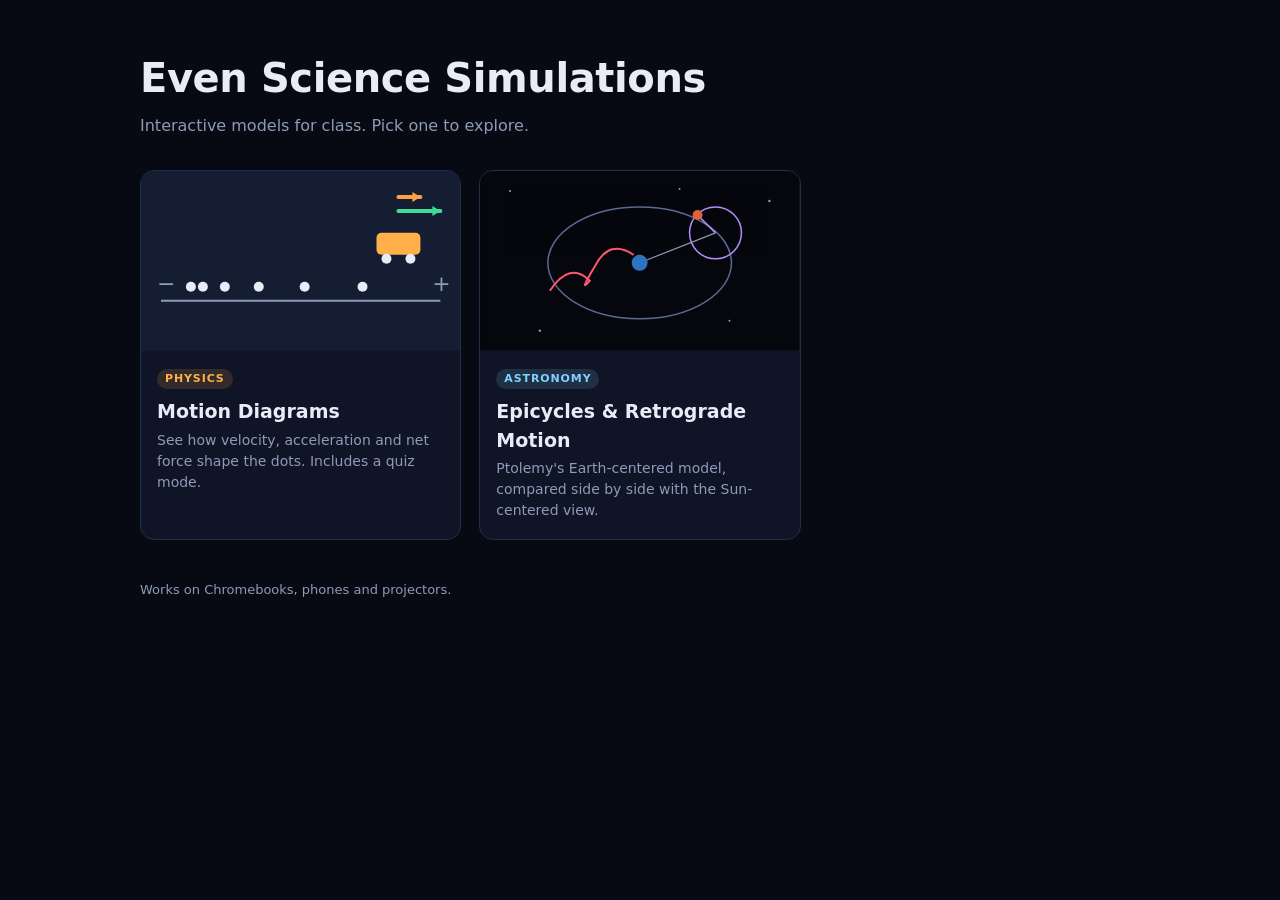
<file: index.html>
<!doctype html>
<html lang="en">
<head>
<meta charset="utf-8">
<meta name="viewport" content="width=device-width, initial-scale=1">
<title>Even Science Simulations</title>
<meta name="description" content="Interactive science simulations for class.">
<style>
  :root {
    --bg: #070a12; --card: #0f1526; --card-2: #151d33; --line: #232e4a;
    --text: #e8ecf7; --muted: #8f9ab8; --accent: #7fd1ff;
    color-scheme: dark;
  }
  * { box-sizing: border-box; }
  body { margin: 0; min-height: 100vh; background: var(--bg); color: var(--text);
    font: 16px/1.5 system-ui, -apple-system, "Segoe UI", Roboto, sans-serif; }
  .wrap { max-width: 1040px; margin: 0 auto; padding: 48px 20px 64px; }
  header h1 { font-size: clamp(28px, 5vw, 40px); margin: 0 0 6px; letter-spacing: -0.01em; }
  header p { margin: 0; color: var(--muted); max-width: 560px; }
  .grid { display: grid; grid-template-columns: repeat(auto-fill, minmax(290px, 1fr)); gap: 18px; margin-top: 32px; }
  a.card { display: flex; flex-direction: column; text-decoration: none; color: inherit; background: var(--card);
    border: 1px solid var(--line); border-radius: 14px; overflow: hidden; transition: transform .15s, border-color .15s; }
  a.card:hover, a.card:focus-visible { transform: translateY(-3px); border-color: var(--accent); outline: none; }
  .thumb { aspect-ratio: 16 / 9; background: var(--card-2); display: block; width: 100%; }
  .body { padding: 14px 16px 18px; }
  .tag { display: inline-block; font-size: 11px; font-weight: 700; letter-spacing: .08em; text-transform: uppercase;
    padding: 2px 8px; border-radius: 999px; margin-bottom: 8px; }
  .astro { background: rgba(127, 209, 255, .14); color: #7fd1ff; }
  .phys { background: rgba(255, 170, 70, .15); color: #ffb04a; }
  .card h2 { font-size: 19px; margin: 0 0 4px; }
  .card p { margin: 0; color: var(--muted); font-size: 14px; }
  footer { margin-top: 40px; color: var(--muted); font-size: 13px; }
</style>
</head>
<body>
<div class="wrap">
  <header>
    <h1>Even Science Simulations</h1>
    <p>Interactive models for class. Pick one to explore.</p>
  </header>

  <div class="grid">
    <a class="card" href="motion/">
      <svg class="thumb" viewBox="0 0 320 180" aria-hidden="true">
        <rect width="320" height="180" fill="#151d33"/>
        <line x1="20" y1="130" x2="300" y2="130" stroke="#8f9ab8" stroke-width="2"/>
        <text x="16" y="120" fill="#8f9ab8" font-size="22" font-family="system-ui">−</text>
        <text x="292" y="120" fill="#8f9ab8" font-size="22" font-family="system-ui">+</text>
        <g fill="#e8ecf7">
          <circle cx="50" cy="116" r="5"/><circle cx="62" cy="116" r="5"/><circle cx="84" cy="116" r="5"/>
          <circle cx="118" cy="116" r="5"/><circle cx="164" cy="116" r="5"/><circle cx="222" cy="116" r="5"/>
        </g>
        <rect x="236" y="62" width="44" height="22" rx="5" fill="#ffb04a"/>
        <circle cx="246" cy="88" r="5" fill="#e8ecf7"/><circle cx="270" cy="88" r="5" fill="#e8ecf7"/>
        <g stroke-width="4" stroke-linecap="round">
          <line x1="258" y1="40" x2="300" y2="40" stroke="#3ddc97"/><line x1="258" y1="26" x2="280" y2="26" stroke="#ff9f43"/>
        </g>
        <path d="M300 40 l-8 -5 v10 z" fill="#3ddc97"/><path d="M280 26 l-8 -5 v10 z" fill="#ff9f43"/>
      </svg>
      <div class="body">
        <span class="tag phys">Physics</span>
        <h2>Motion Diagrams</h2>
        <p>See how velocity, acceleration and net force shape the dots. Includes a quiz mode.</p>
      </div>
    </a>

    <a class="card" href="epicycles/">
      <svg class="thumb" viewBox="0 0 320 180" aria-hidden="true">
        <rect width="320" height="180" fill="#05070d"/>
        <g fill="#cfd8ff" opacity=".7"><circle cx="30" cy="20" r="1"/><circle cx="290" cy="30" r="1.2"/><circle cx="250" cy="150" r="1"/><circle cx="60" cy="160" r="1.2"/><circle cx="200" cy="18" r="1"/></g>
        <ellipse cx="160" cy="92" rx="92" ry="56" fill="none" stroke="#5b6a92" stroke-width="1.5"/>
        <circle cx="236" cy="62" r="26" fill="none" stroke="#b68cff" stroke-width="1.5"/>
        <line x1="160" y1="92" x2="236" y2="62" stroke="#8d97b3" stroke-width="1.2"/>
        <line x1="236" y1="62" x2="218" y2="44" stroke="#b68cff" stroke-width="1.5"/>
        <circle cx="160" cy="92" r="8" fill="#2f74c0"/><circle cx="218" cy="44" r="5" fill="#e0603a"/>
        <path d="M70 120 q20 -30 40 -10 q-12 14 6 -16 q14 -26 38 -10" fill="none" stroke="#ff5470" stroke-width="2"/>
      </svg>
      <div class="body">
        <span class="tag astro">Astronomy</span>
        <h2>Epicycles &amp; Retrograde Motion</h2>
        <p>Ptolemy's Earth-centered model, compared side by side with the Sun-centered view.</p>
      </div>
    </a>
  </div>

  <footer>Works on Chromebooks, phones and projectors.</footer>
</div>
</body>
</html>
</file>
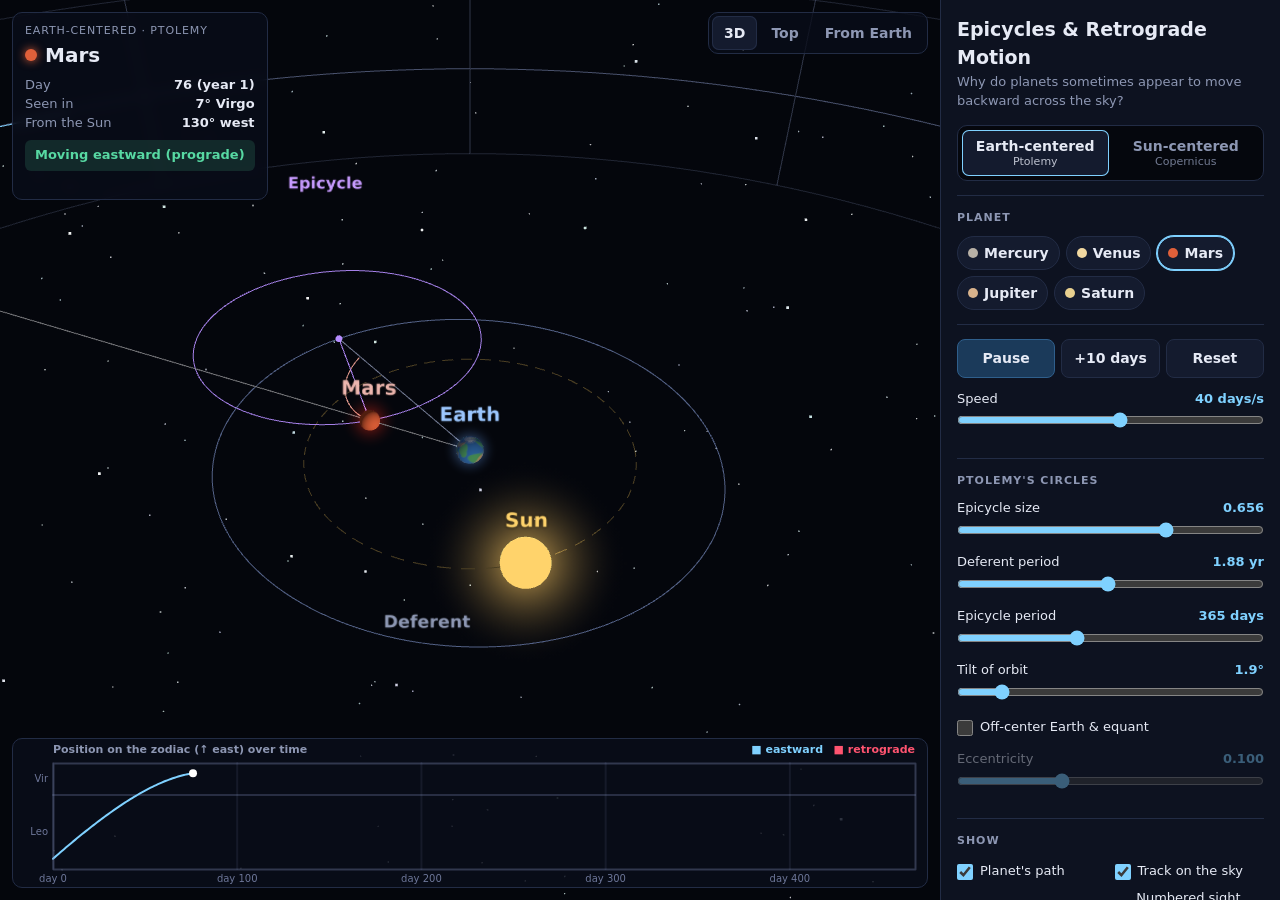
<file: epicycles/index.html>
<!doctype html>
<html lang="en">
<head>
<meta charset="utf-8">
<meta name="viewport" content="width=device-width, initial-scale=1">
<title>Epicycles &amp; Retrograde Motion</title>
<meta name="description" content="Interactive 3D model of Ptolemy's epicycles and planetary retrograde motion, with a Sun-centered comparison.">
<link rel="stylesheet" href="style.css">
<script type="importmap">
{ "imports": { "three": "./vendor/three.module.min.js" } }
</script>
</head>
<body>
<div id="app">
  <main id="stage">
    <canvas id="gl" aria-label="3D model of planetary motion"></canvas>

    <div id="hud">
      <div class="hud-mode" id="hudMode">Earth-centered · Ptolemy</div>
      <div class="hud-planet"><span class="dot" id="hudDot"></span><span id="hudPlanet">Mars</span></div>
      <div class="hud-row"><span>Day</span><b id="hudDay">0</b></div>
      <div class="hud-row"><span>Seen in</span><b id="hudPos">—</b></div>
      <div class="hud-row"><span>From the Sun</span><b id="hudElong">—</b></div>
      <div id="badge" class="badge pro">Moving eastward (prograde)</div>
      <div id="event" class="event"></div>
    </div>

    <div id="viewbar" role="group" aria-label="Camera view">
      <button data-view="3d" class="on" title="Free 3D view (key 1)">3D</button>
      <button data-view="top" title="Looking down on the plane (key 2)">Top</button>
      <button data-view="earth" title="Stand on Earth and watch the sky (key 3)">From Earth</button>
    </div>

    <div id="earthHint">Drag to look around · scroll / pinch to zoom</div>

    <div id="chartWrap">
      <canvas id="chart"></canvas>
    </div>
  </main>

  <aside id="panel">
    <header>
      <h1>Epicycles &amp; Retrograde Motion</h1>
      <p class="sub">Why do planets sometimes appear to move backward across the sky?</p>
    </header>

    <section>
      <div class="seg" id="modeSeg" role="group" aria-label="Model">
        <button data-mode="ptolemy" class="on">Earth-centered<small>Ptolemy</small></button>
        <button data-mode="copernicus">Sun-centered<small>Copernicus</small></button>
      </div>
    </section>

    <section>
      <h2>Planet</h2>
      <div class="chips" id="planetChips"></div>
      <div class="custom-note" id="customNote" hidden>Custom settings, based on <span id="customBase"></span>.</div>
    </section>

    <section class="transport">
      <button id="playBtn" class="primary" title="Space">Pause</button>
      <button id="stepBtn" title="Advance 10 days">+10 days</button>
      <button id="resetBtn" title="R">Reset</button>
      <label class="slider">
        <span>Speed <output id="speedOut"></output></span>
        <input type="range" id="speed" min="0" max="1000" value="560">
      </label>
    </section>

    <section>
      <h2>Ptolemy's circles</h2>
      <label class="slider">
        <span>Epicycle size <output id="kOut"></output></span>
        <input type="range" id="k" min="0" max="950" value="656">
      </label>
      <label class="slider">
        <span>Deferent period <output id="TdOut"></output></span>
        <input type="range" id="Td" min="0" max="1000">
      </label>
      <label class="slider">
        <span>Epicycle period <output id="TeOut"></output></span>
        <input type="range" id="Te" min="0" max="1000">
      </label>
      <label class="slider">
        <span>Tilt of orbit <output id="tiltOut"></output></span>
        <input type="range" id="tilt" min="0" max="150" value="19">
      </label>
      <label class="check"><input type="checkbox" id="equant"> Off-center Earth &amp; equant</label>
      <label class="slider" id="eccRow">
        <span>Eccentricity <output id="eccOut"></output></span>
        <input type="range" id="ecc" min="0" max="300" value="100">
      </label>
      <p class="note" id="equantNote" hidden>The equant belongs to Ptolemy's model only, so it is ignored in the Sun-centered view.</p>
    </section>

    <section>
      <h2>Show</h2>
      <div class="checks">
        <label class="check"><input type="checkbox" id="showTrail" checked> Planet's path</label>
        <label class="check"><input type="checkbox" id="showSky" checked> Track on the sky</label>
        <label class="check"><input type="checkbox" id="showSight" checked> Line of sight</label>
        <label class="check"><input type="checkbox" id="showSnaps"> Numbered sight lines</label>
        <label class="check"><input type="checkbox" id="showSun" checked> Sun</label>
        <label class="check"><input type="checkbox" id="showArms" checked> Arms</label>
        <label class="check"><input type="checkbox" id="showLabels" checked> Labels</label>
        <label class="check"><input type="checkbox" id="showChart" checked> Position chart</label>
      </div>
      <label class="slider">
        <span>Path length <output id="trailOut"></output></span>
        <input type="range" id="trail" min="0" max="1000" value="500">
      </label>
    </section>

    <section>
      <details open id="explain">
        <summary>What am I looking at?</summary>
        <div id="explainBody"></div>
      </details>
      <details>
        <summary>Try this</summary>
        <ol class="try">
          <li>Watch the <b>From Earth</b> view. The planet drifts east (left), stops, loops back west, then turns east again.</li>
          <li>Drag <b>Epicycle size</b> to 0. Does retrograde motion still happen?</li>
          <li>Switch between Earth-centered and Sun-centered. Compare the sky track and the chart: they are the same. Both models predict the same sky.</li>
          <li>Pick Mars and watch when the badge turns red. Where is the Sun? (Look at "From the Sun".)</li>
          <li>Change the <b>Epicycle period</b> away from 1 year. Retrograde no longer lines up with the Sun. Ptolemy had to build that link in by hand.</li>
          <li>Turn on <b>Numbered sight lines</b> in the Sun-centered view to see Earth overtake Mars.</li>
        </ol>
      </details>
      <details>
        <summary>Keyboard</summary>
        <p class="note"><kbd>Space</kbd> play/pause · <kbd>R</kbd> reset · <kbd>1</kbd> <kbd>2</kbd> <kbd>3</kbd> views · <kbd>M</kbd> switch model · <kbd>←</kbd> <kbd>→</kbd> step</p>
      </details>
    </section>
  </aside>
</div>
<script type="module" src="app.js"></script>
</body>
</html>
</file>
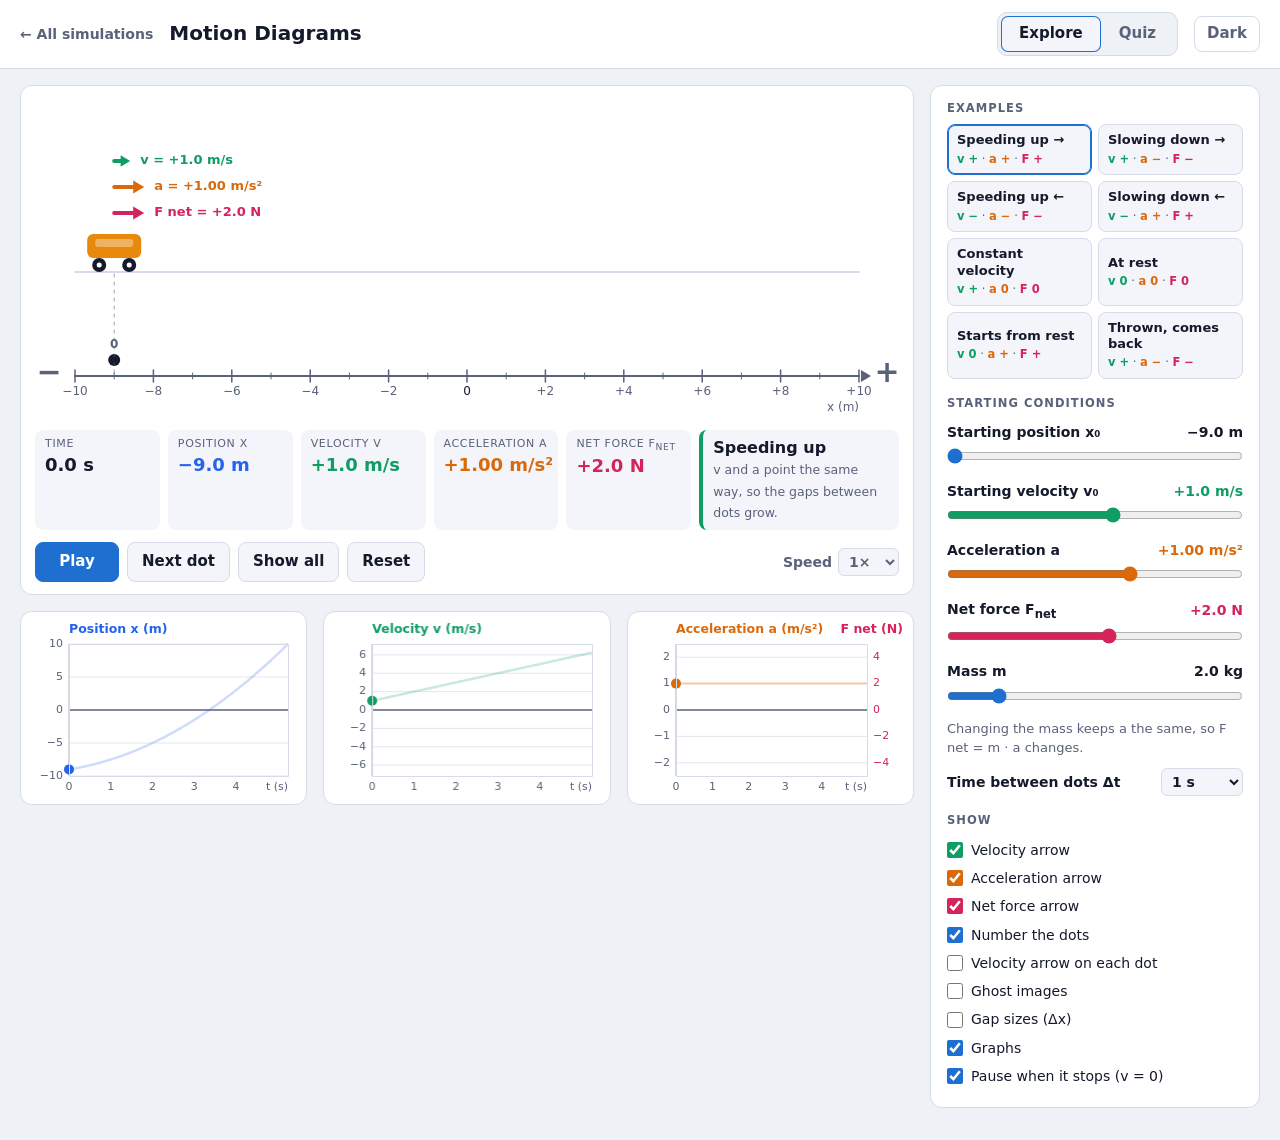
<file: motion/index.html>
<!doctype html>
<html lang="en">
<head>
<meta charset="utf-8">
<meta name="viewport" content="width=device-width, initial-scale=1">
<title>Motion Diagrams</title>
<meta name="description" content="Dot (motion) diagrams: how velocity, acceleration and net force shape the motion.">
<link rel="stylesheet" href="motion.css">
</head>
<body>
<div id="app">
  <header class="top">
    <a class="back" href="../">← All simulations</a>
    <h1>Motion Diagrams</h1>
    <div class="tabs" role="tablist">
      <button role="tab" data-mode="explore" class="on" aria-selected="true">Explore</button>
      <button role="tab" data-mode="quiz" aria-selected="false">Quiz</button>
    </div>
    <button id="themeBtn" class="ghost" title="Switch light / dark (light is easier to see on projectors)">Light</button>
  </header>

  <div class="layout">
    <main>
      <section class="card stage-card">
        <canvas id="stage" aria-label="Motion diagram"></canvas>

        <div class="readouts" id="readouts">
          <div class="ro"><span>time</span><b id="roT">0.0 s</b></div>
          <div class="ro pos"><span>position x</span><b id="roX"></b></div>
          <div class="ro vel"><span>velocity v</span><b id="roV"></b></div>
          <div class="ro acc"><span>acceleration a</span><b id="roA"></b></div>
          <div class="ro frc"><span>net force F<sub>net</sub></span><b id="roF"></b></div>
          <div class="status" id="status"><b id="statusMain"></b><span id="statusWhy"></span></div>
        </div>

        <div class="transport" id="transport">
          <button id="playBtn" class="primary">Play</button>
          <button id="stepBtn" title="Jump to the next dot (→)">Next dot</button>
          <button id="endBtn" title="Draw the whole diagram">Show all</button>
          <button id="resetBtn" title="R">Reset</button>
          <label class="inline">Speed
            <select id="speed">
              <option value="0.25">¼×</option>
              <option value="0.5">½×</option>
              <option value="1" selected>1×</option>
              <option value="2">2×</option>
            </select>
          </label>
        </div>
      </section>

      <section class="graphs" id="graphs">
        <div class="card graph"><canvas id="gx" aria-label="Position versus time graph"></canvas></div>
        <div class="card graph"><canvas id="gv" aria-label="Velocity versus time graph"></canvas></div>
        <div class="card graph"><canvas id="ga" aria-label="Acceleration and net force versus time graph"></canvas></div>
      </section>
    </main>

    <!-- Explore controls -->
    <aside class="panel card" id="explorePanel">
      <h2>Examples</h2>
      <div class="presets" id="presets"></div>

      <h2>Starting conditions</h2>
      <label class="slider"><span>Starting position x₀ <output id="x0Out"></output></span>
        <input type="range" id="x0" min="-9" max="9" step="0.5"></label>
      <label class="slider vel"><span>Starting velocity v₀ <output id="v0Out"></output></span>
        <input type="range" id="v0" min="-8" max="8" step="0.5"></label>
      <label class="slider acc"><span>Acceleration a <output id="aOut"></output></span>
        <input type="range" id="a" min="-4" max="4" step="0.25"></label>
      <label class="slider frc"><span><span>Net force F<sub>net</sub></span> <output id="FOut"></output></span>
        <input type="range" id="F" min="-20" max="20" step="0.5"></label>
      <label class="slider"><span>Mass m <output id="mOut"></output></span>
        <input type="range" id="m" min="0.5" max="10" step="0.5"></label>
      <p class="hint" id="holdHint"></p>
      <label class="slider"><span>Time between dots Δt
        <select id="dt">
          <option value="0.25">0.25 s</option>
          <option value="0.5">0.5 s</option>
          <option value="1" selected>1 s</option>
          <option value="2">2 s</option>
        </select></span></label>

      <h2>Show</h2>
      <div class="checks">
        <label class="check vel"><input type="checkbox" id="showV" checked> Velocity arrow</label>
        <label class="check acc"><input type="checkbox" id="showA" checked> Acceleration arrow</label>
        <label class="check frc"><input type="checkbox" id="showF" checked> Net force arrow</label>
        <label class="check"><input type="checkbox" id="showNumbers" checked> Number the dots</label>
        <label class="check"><input type="checkbox" id="showDotArrows"> Velocity arrow on each dot</label>
        <label class="check"><input type="checkbox" id="showGhosts"> Ghost images</label>
        <label class="check"><input type="checkbox" id="showGaps"> Gap sizes (Δx)</label>
        <label class="check"><input type="checkbox" id="showGraphs" checked> Graphs</label>
        <label class="check"><input type="checkbox" id="pauseAtStop" checked> Pause when it stops (v = 0)</label>
      </div>
    </aside>

    <!-- Quiz -->
    <aside class="panel card" id="quizPanel" hidden>
      <div class="score" id="score">Score 0 / 0</div>
      <h2>Read the dot diagram</h2>
      <p class="hint">The ring marks where the object starts. Each dot is one flash of a strobe light, taken every second.</p>

      <div class="q" data-q="v">
        <div class="qlabel vel">Velocity (at the start)</div>
        <div class="choices" data-choices="sign"></div>
      </div>
      <div class="q" data-q="a">
        <div class="qlabel acc">Acceleration</div>
        <div class="choices" data-choices="sign"></div>
      </div>
      <div class="q" data-q="F">
        <div class="qlabel frc">Net force</div>
        <div class="choices" data-choices="sign"></div>
      </div>
      <div class="q" data-q="motion">
        <div class="qlabel">The object is…</div>
        <div class="choices wrap" data-choices="motion"></div>
      </div>

      <div class="qbtns">
        <button id="checkBtn" class="primary" disabled>Check</button>
        <button id="revealBtn" disabled>Watch it move</button>
        <button id="nextBtn">Next diagram</button>
      </div>
      <div class="feedback" id="feedback" hidden></div>
      <label class="check"><input type="checkbox" id="harder"> Harder (adds v = 0, a = 0 and turnarounds)</label>
    </aside>
  </div>
</div>
<script src="motion.js"></script>
</body>
</html>
</file>
<file: epicycles/style.css>
:root {
  --bg: #05070d;
  --panel: #0d1220;
  --panel-2: #141b2e;
  --line: #222c45;
  --text: #e6eaf5;
  --muted: #8d97b3;
  --accent: #7fd1ff;
  --retro: #ff5470;
  --pro: #57d9a3;
  --sun: #ffcf5a;
  color-scheme: dark;
}

* { box-sizing: border-box; }
html, body { margin: 0; height: 100%; background: var(--bg); color: var(--text);
  font: 14px/1.45 system-ui, -apple-system, "Segoe UI", Roboto, sans-serif; }

#app { display: flex; height: 100vh; height: 100dvh; }
#stage { position: relative; flex: 1; min-width: 0; overflow: hidden; }
#gl { display: block; width: 100%; height: 100%; touch-action: none; }

/* HUD */
#hud { position: absolute; top: 12px; left: 12px; padding: 10px 12px; min-width: 210px;
  background: rgba(10, 14, 26, .78); border: 1px solid var(--line); border-radius: 10px;
  backdrop-filter: blur(6px); pointer-events: none; }
.hud-mode { font-size: 11px; text-transform: uppercase; letter-spacing: .08em; color: var(--muted); }
.hud-planet { font-size: 20px; font-weight: 700; display: flex; align-items: center; gap: 8px; margin: 2px 0 6px; }
.hud-planet .dot { width: 12px; height: 12px; border-radius: 50%; background: #e0603a; box-shadow: 0 0 10px currentColor; }
.hud-row { display: flex; justify-content: space-between; gap: 16px; font-size: 13px; color: var(--muted); }
.hud-row b { color: var(--text); font-weight: 600; font-variant-numeric: tabular-nums; }
.badge { margin-top: 8px; padding: 6px 10px; border-radius: 6px; font-weight: 700; font-size: 13px; text-align: center; transition: background .2s, color .2s; }
.badge.pro { background: rgba(87, 217, 163, .14); color: var(--pro); }
.badge.retro { background: var(--retro); color: #fff; box-shadow: 0 0 18px rgba(255, 84, 112, .55); }
.badge.station { background: rgba(255, 207, 90, .18); color: var(--sun); }
.event { margin-top: 6px; font-size: 12px; color: var(--sun); min-height: 1em; text-align: center; }

#viewbar { position: absolute; top: 12px; right: 12px; display: flex; background: rgba(10, 14, 26, .78);
  border: 1px solid var(--line); border-radius: 10px; padding: 3px; gap: 2px; }
#viewbar button { background: none; border: 0; color: var(--muted); padding: 7px 12px; border-radius: 7px; cursor: pointer; font: inherit; font-weight: 600; }
#viewbar button.on { background: var(--panel-2); color: var(--text); box-shadow: inset 0 0 0 1px var(--line); }
#viewbar button:hover { color: var(--text); }

#earthHint { position: absolute; top: 58px; right: 12px; font-size: 12px; color: var(--muted);
  background: rgba(10, 14, 26, .7); padding: 4px 8px; border-radius: 6px; display: none; pointer-events: none; }
body.view-earth #earthHint { display: block; }

#chartWrap { position: absolute; left: 12px; right: 12px; bottom: 12px; height: 150px;
  background: rgba(10, 14, 26, .82); border: 1px solid var(--line); border-radius: 10px; overflow: hidden; }
#chartWrap[hidden] { display: none; }
#chart { width: 100%; height: 100%; display: block; }

/* Panel */
#panel { width: 340px; flex: none; overflow-y: auto; background: var(--panel); border-left: 1px solid var(--line); padding: 16px 16px 40px; }
#panel header h1 { font-size: 19px; margin: 0 0 2px; }
.sub { margin: 0; color: var(--muted); font-size: 13px; }
#panel section { padding: 14px 0; border-bottom: 1px solid var(--line); }
#panel section:last-child { border-bottom: 0; }
#panel h2 { font-size: 11px; text-transform: uppercase; letter-spacing: .09em; color: var(--muted); margin: 0 0 10px; font-weight: 700; }

.seg { display: grid; grid-template-columns: 1fr 1fr; gap: 4px; background: var(--bg); border: 1px solid var(--line); border-radius: 10px; padding: 4px; }
.seg button { background: none; border: 0; color: var(--muted); padding: 8px 6px; border-radius: 7px; cursor: pointer; font: inherit; font-weight: 700; line-height: 1.2; }
.seg button small { display: block; font-weight: 500; font-size: 11px; opacity: .8; }
.seg button.on { background: var(--panel-2); color: var(--text); box-shadow: inset 0 0 0 1px var(--accent); }

.chips { display: flex; flex-wrap: wrap; gap: 6px; }
.chips button { display: flex; align-items: center; gap: 6px; background: var(--panel-2); border: 1px solid var(--line); color: var(--text);
  padding: 6px 10px; border-radius: 999px; cursor: pointer; font: inherit; font-weight: 600; }
.chips button i { width: 10px; height: 10px; border-radius: 50%; display: inline-block; }
.chips button.on { border-color: var(--accent); box-shadow: 0 0 0 1px var(--accent); }
.custom-note { margin-top: 8px; font-size: 12px; color: var(--sun); }

.transport { display: grid; grid-template-columns: 1fr 1fr 1fr; gap: 6px; }
.transport .slider { grid-column: 1 / -1; margin-top: 6px; }
button.primary, .transport button { background: var(--panel-2); border: 1px solid var(--line); color: var(--text); padding: 8px; border-radius: 8px; cursor: pointer; font: inherit; font-weight: 600; }
button.primary { background: #1b3a5a; border-color: #2f5f8c; }
.transport button:hover { border-color: var(--accent); }

.slider { display: block; margin: 10px 0; }
.slider > span { display: flex; justify-content: space-between; font-size: 13px; }
.slider output { color: var(--accent); font-variant-numeric: tabular-nums; font-weight: 600; }
.slider input { width: 100%; accent-color: var(--accent); margin: 4px 0 0; }
.slider.disabled { opacity: .4; }

.check { display: flex; align-items: center; gap: 7px; font-size: 13px; cursor: pointer; padding: 3px 0; }
.check input { accent-color: var(--accent); width: 16px; height: 16px; margin: 0; }
.checks { display: grid; grid-template-columns: 1fr 1fr; gap: 2px 8px; }
.note { font-size: 12px; color: var(--muted); margin: 6px 0 0; }

details { margin: 4px 0 10px; }
summary { cursor: pointer; font-weight: 700; padding: 4px 0; }
#explainBody p, .try li { font-size: 13px; color: #c9d0e4; margin: 6px 0; }
.try { padding-left: 20px; margin: 4px 0; }
#explainBody b, .try b { color: var(--text); }
.key { display: inline-block; width: 9px; height: 9px; border-radius: 2px; margin-right: 3px; vertical-align: 0; }
kbd { background: var(--panel-2); border: 1px solid var(--line); border-radius: 4px; padding: 0 5px; font-size: 11px; }

@media (max-width: 820px) {
  #app { flex-direction: column; height: auto; }
  #stage { flex: none; height: 68vh; height: 68svh; }
  #panel { width: 100%; border-left: 0; border-top: 1px solid var(--line); overflow: visible; }
  #hud { min-width: 0; padding: 7px 9px; top: 8px; left: 8px; }
  .hud-planet { font-size: 16px; margin-bottom: 3px; }
  .hud-row { font-size: 12px; gap: 10px; }
  .badge { font-size: 12px; padding: 4px 8px; }
  #viewbar { top: auto; bottom: 128px; right: 8px; }
  #viewbar button { padding: 6px 9px; }
  #earthHint { display: none !important; }
  #chartWrap { left: 8px; right: 8px; bottom: 8px; height: 112px; }
}
</file>
<file: motion/motion.css>
:root {
  --bg: #070a12; --card: #0f1526; --card-2: #151d33; --line: #232e4a;
  --text: #e8ecf7; --muted: #8f9ab8; --accent: #7fd1ff;
  --pos: #7fb2ff; --vel: #3ddc97; --acc: #ff9f43; --frc: #ff5c8a;
  --dot: #e8ecf7; --cart: #ffb04a; --grid: rgba(143, 154, 184, .16); --axis: #8f9ab8;
  --good: #3ddc97; --bad: #ff5c6c;
  color-scheme: dark;
}
:root[data-theme="light"] {
  --bg: #eef1f6; --card: #ffffff; --card-2: #f3f5fa; --line: #d5dbe8;
  --text: #141a2b; --muted: #59627a; --accent: #1f6fd1;
  --pos: #2563eb; --vel: #0f9d63; --acc: #d9690a; --frc: #d4245a;
  --dot: #141a2b; --cart: #e8890c; --grid: rgba(89, 98, 122, .16); --axis: #59627a;
  --good: #0f9d63; --bad: #d42a3c;
  color-scheme: light;
}

* { box-sizing: border-box; }
[hidden] { display: none !important; }
html, body { margin: 0; background: var(--bg); color: var(--text);
  font: 15px/1.45 system-ui, -apple-system, "Segoe UI", Roboto, sans-serif; }
button, select, input { font: inherit; color: inherit; }

.top { display: flex; align-items: center; gap: 16px; padding: 12px 20px; border-bottom: 1px solid var(--line); background: var(--card); flex-wrap: wrap; }
.top h1 { font-size: 20px; margin: 0; flex: 1; }
.back { color: var(--muted); text-decoration: none; font-weight: 600; font-size: 14px; }
.back:hover { color: var(--accent); }
.tabs { display: flex; background: var(--bg); border: 1px solid var(--line); border-radius: 10px; padding: 3px; }
.tabs button { background: none; border: 0; padding: 7px 18px; border-radius: 7px; cursor: pointer; font-weight: 700; color: var(--muted); }
.tabs button.on { background: var(--card-2); color: var(--text); box-shadow: inset 0 0 0 1px var(--accent); }
.ghost { background: none; border: 1px solid var(--line); border-radius: 8px; padding: 6px 12px; cursor: pointer; color: var(--muted); font-weight: 600; }
.ghost:hover { color: var(--text); border-color: var(--accent); }

.layout { display: grid; grid-template-columns: minmax(0, 1fr) 330px; gap: 16px; padding: 16px 20px 32px; max-width: 1500px; margin: 0 auto; }
.card { background: var(--card); border: 1px solid var(--line); border-radius: 12px; }
main { min-width: 0; display: flex; flex-direction: column; gap: 16px; }

.stage-card { padding: 8px 8px 12px; }
#stage { display: block; width: 100%; height: 330px; }

.readouts { display: grid; grid-template-columns: repeat(5, minmax(0, 1fr)) minmax(0, 1.6fr); gap: 8px; padding: 6px 6px 0; }
.ro { background: var(--card-2); border-radius: 8px; padding: 6px 10px; min-width: 0; }
.ro span { display: block; font-size: 11px; text-transform: uppercase; letter-spacing: .06em; color: var(--muted); white-space: nowrap; }
.ro b { font-size: 18px; font-variant-numeric: tabular-nums; white-space: nowrap; }
.ro.pos b { color: var(--pos); } .ro.vel b { color: var(--vel); } .ro.acc b { color: var(--acc); } .ro.frc b { color: var(--frc); }
.status { background: var(--card-2); border-radius: 8px; padding: 6px 10px; border-left: 4px solid var(--accent); }
.status b { display: block; font-size: 16px; }
.status span { font-size: 12.5px; color: var(--muted); }
.status.speed { border-left-color: var(--vel); } .status.slow { border-left-color: var(--frc); } .status.stop { border-left-color: var(--acc); }

.transport { display: flex; gap: 8px; padding: 12px 6px 0; flex-wrap: wrap; align-items: center; }
.transport button, .qbtns button { background: var(--card-2); border: 1px solid var(--line); border-radius: 8px; padding: 8px 14px; cursor: pointer; font-weight: 600; }
.transport button:hover, .qbtns button:hover:not(:disabled) { border-color: var(--accent); }
button.primary { background: var(--accent); border-color: var(--accent); color: #06111f; min-width: 84px; }
:root[data-theme="light"] button.primary { color: #fff; }
button:disabled { opacity: .45; cursor: default; }
.inline { display: flex; align-items: center; gap: 6px; margin-left: auto; color: var(--muted); font-weight: 600; font-size: 14px; }
select { background: var(--card-2); border: 1px solid var(--line); border-radius: 6px; padding: 4px 6px; }

.graphs { display: grid; grid-template-columns: repeat(3, minmax(0, 1fr)); gap: 16px; }
.graphs[hidden] { display: none; }
.graph { padding: 6px; }
.graph canvas { display: block; width: 100%; height: 180px; }

.panel { padding: 14px 16px 18px; align-self: start; }
.panel[hidden] { display: none; }
.panel h2 { font-size: 11.5px; text-transform: uppercase; letter-spacing: .09em; color: var(--muted); margin: 16px 0 8px; }
.panel h2:first-child { margin-top: 0; }

.presets { display: grid; grid-template-columns: 1fr 1fr; gap: 6px; }
.presets button { text-align: left; background: var(--card-2); border: 1px solid var(--line); border-radius: 8px; padding: 7px 9px; cursor: pointer; line-height: 1.25; }
.presets button:hover { border-color: var(--accent); }
.presets button.on { border-color: var(--accent); box-shadow: inset 0 0 0 1px var(--accent); }
.presets b { display: block; font-size: 13px; }
.presets small { color: var(--muted); font-size: 11.5px; }
.sg { font-weight: 800; }
.sg.v { color: var(--vel); } .sg.a { color: var(--acc); } .sg.f { color: var(--frc); }

.slider { display: block; margin: 10px 0; }
.slider > span { display: flex; justify-content: space-between; align-items: center; font-size: 14px; font-weight: 600; }
.slider output { font-variant-numeric: tabular-nums; }
.slider.vel output { color: var(--vel); } .slider.acc output { color: var(--acc); } .slider.frc output { color: var(--frc); }
.slider input { width: 100%; margin: 6px 0 0; accent-color: var(--accent); }
.slider.vel input { accent-color: var(--vel); } .slider.acc input { accent-color: var(--acc); } .slider.frc input { accent-color: var(--frc); }

.checks { display: grid; gap: 2px; }
.check { display: flex; align-items: center; gap: 8px; font-size: 14px; cursor: pointer; padding: 3px 0; }
.check input { width: 16px; height: 16px; margin: 0; accent-color: var(--accent); }
.check.vel input { accent-color: var(--vel); } .check.acc input { accent-color: var(--acc); } .check.frc input { accent-color: var(--frc); }

/* quiz */
.score { font-weight: 700; font-size: 14px; color: var(--accent); margin-bottom: 4px; }
.hint { font-size: 13px; color: var(--muted); margin: 0 0 8px; }
.q { margin: 12px 0; }
.qlabel { font-weight: 700; font-size: 14px; margin-bottom: 6px; display: flex; justify-content: space-between; }
.qlabel.vel { color: var(--vel); } .qlabel.acc { color: var(--acc); } .qlabel.frc { color: var(--frc); }
.qlabel .mark { font-size: 13px; }
.choices { display: grid; grid-template-columns: repeat(3, 1fr); gap: 6px; }
.choices.wrap { grid-template-columns: 1fr 1fr; }
.choices button { background: var(--card-2); border: 1px solid var(--line); border-radius: 8px; padding: 8px 6px; cursor: pointer; font-weight: 700; font-size: 14px; }
.choices button:hover:not(:disabled) { border-color: var(--accent); }
.choices button.picked { border-color: var(--accent); box-shadow: inset 0 0 0 2px var(--accent); }
.choices button.right { border-color: var(--good); box-shadow: inset 0 0 0 2px var(--good); }
.choices button.wrong { border-color: var(--bad); box-shadow: inset 0 0 0 2px var(--bad); text-decoration: line-through; }
.choices button:disabled { opacity: 1; cursor: default; }
.mark.ok { color: var(--good); } .mark.no { color: var(--bad); }
.qbtns { display: flex; gap: 6px; flex-wrap: wrap; margin: 14px 0 10px; }
.feedback { background: var(--card-2); border-radius: 8px; padding: 10px 12px; font-size: 13.5px; margin-bottom: 12px; }
.feedback p { margin: 4px 0; }
.feedback .big { font-weight: 800; font-size: 15px; }

@media (max-width: 1100px) {
  .readouts { grid-template-columns: repeat(3, minmax(0, 1fr)); }
  .status { grid-column: 1 / -1; }
}
@media (max-width: 900px) {
  .layout { grid-template-columns: 1fr; padding: 12px; }
  .graphs { grid-template-columns: 1fr; }
  #stage { height: 300px; }
}
@media (max-width: 520px) {
  .top { padding: 10px 12px; gap: 10px; }
  .top h1 { font-size: 17px; }
  .readouts { grid-template-columns: repeat(2, minmax(0, 1fr)); }
  .ro b { font-size: 16px; }
  #stage { height: 290px; }
}
</file>
